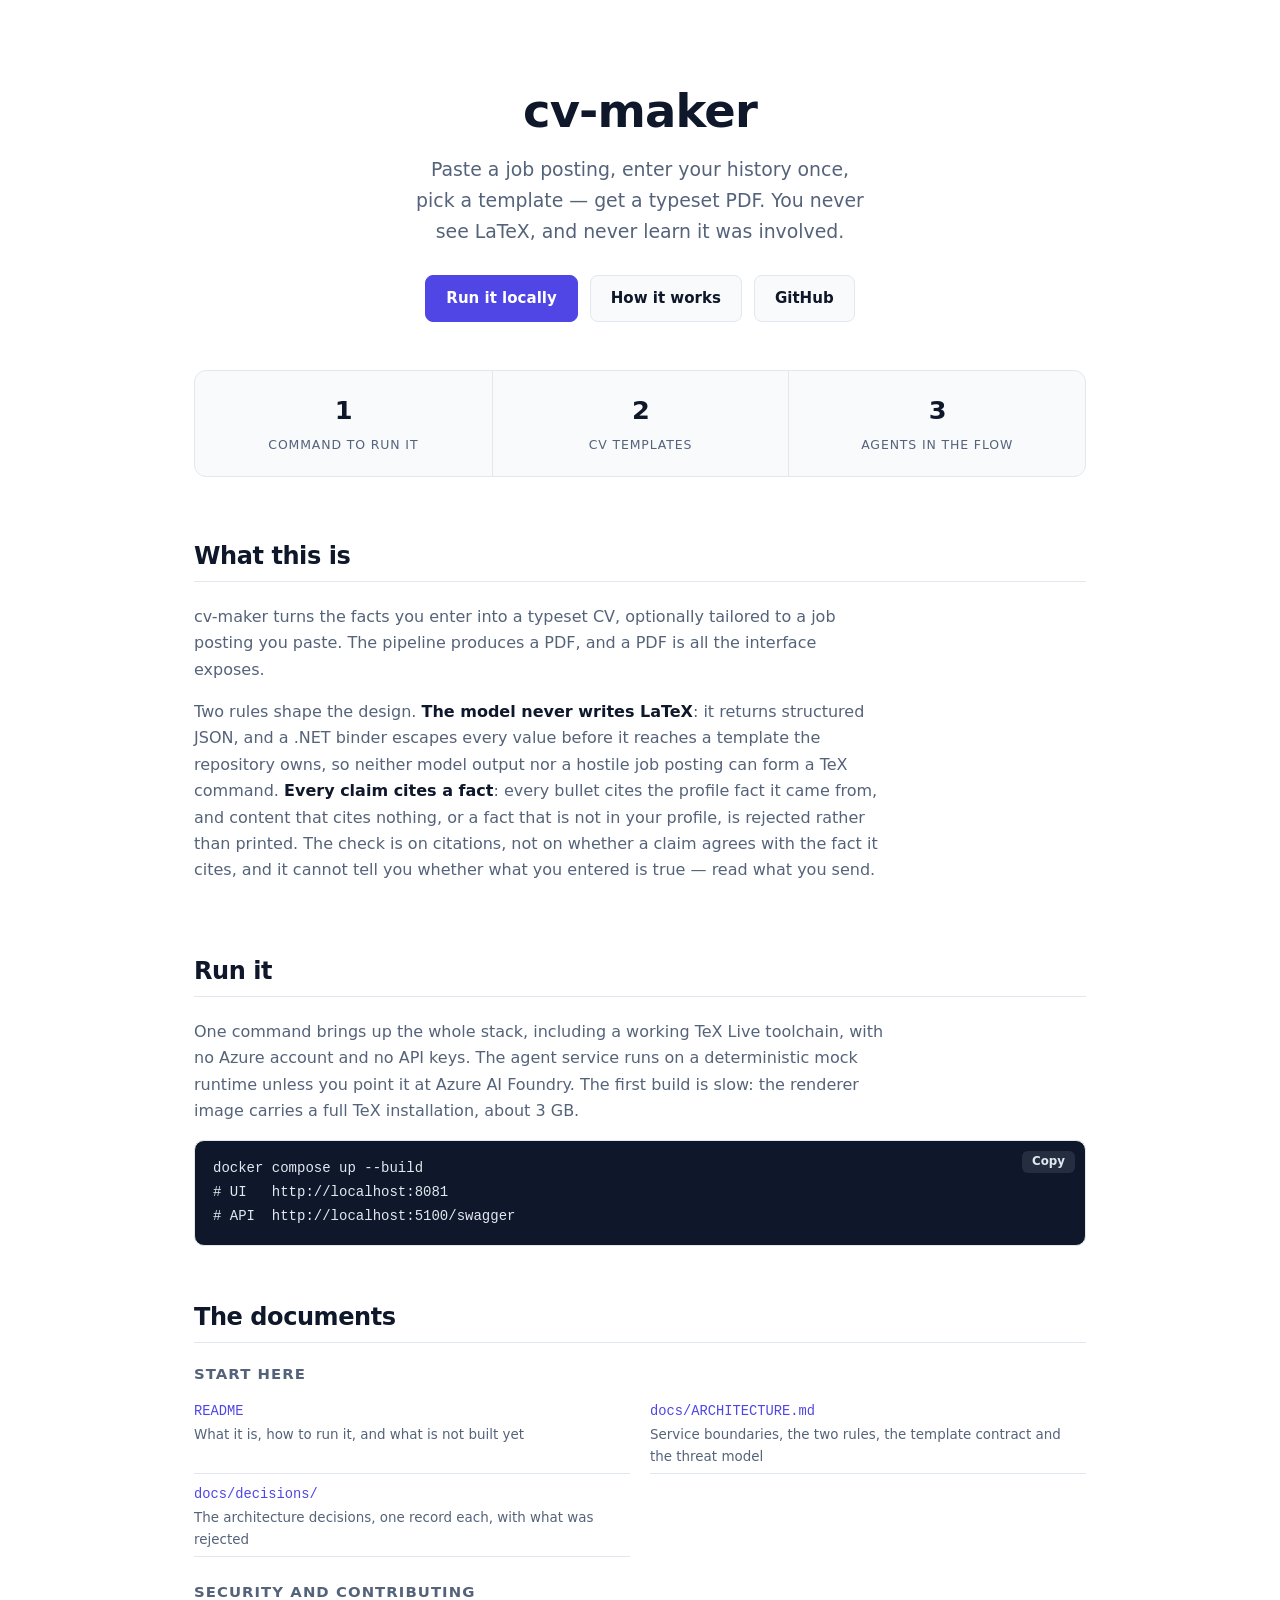
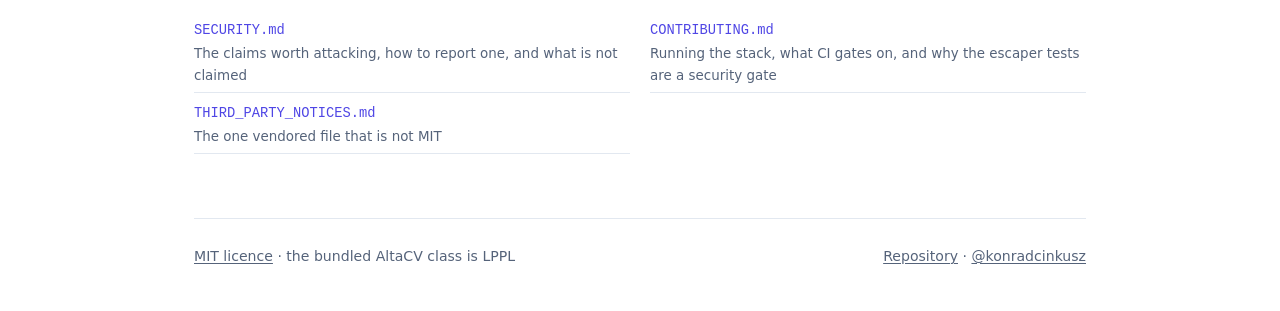
<file: docs/index.html>
<!doctype html>
<html lang="en">
<head>
<meta charset="utf-8">
<meta name="viewport" content="width=device-width, initial-scale=1">
<title>cv-maker — tailored CVs without the LaTeX</title>
<meta name="description" content="Tailored CVs as a web app: enter your history once, paste a job posting, get a typeset PDF. Every line cites a fact you entered; content that does not is rejected.">
<meta property="og:type" content="website">
<meta property="og:title" content="cv-maker">
<meta property="og:description" content="Tailored CVs as a web app: enter your history once, paste a job posting, get a typeset PDF. Every line cites a fact you entered; content that does not is rejected.">
<meta property="og:url" content="https://konradcinkusz.github.io/portfolio-maker/">
<style>
  /* Light is the base palette; every token is redefined for dark below, so no colour
     has its only definition inside a media query. */
  :root {
    --bg: #ffffff;
    --surface: #f8fafc;
    --surface-2: #f1f5f9;
    --border: #e2e8f0;
    --text: #0f172a;
    --muted: #55637a;
    --accent: #4f46e5;
    --accent-soft: #eef2ff;
    --key: #b45309;
    --code-bg: #0f172a;
    --code-text: #e2e8f0;
    --shadow: 0 1px 2px rgba(15, 23, 42, .06), 0 8px 24px -12px rgba(15, 23, 42, .18);
  }
  @media (prefers-color-scheme: dark) {
    :root {
      --bg: #0b1020;
      --surface: #121a2e;
      --surface-2: #172038;
      --border: #253150;
      --text: #e6edf3;
      --muted: #9fb0c9;
      --accent: #a5b4fc;
      --accent-soft: #1b2444;
      --key: #fbbf24;
      --code-bg: #060a16;
      --code-text: #dbe4f0;
      --shadow: 0 1px 2px rgba(0, 0, 0, .4), 0 12px 32px -14px rgba(0, 0, 0, .7);
    }
  }

  * { box-sizing: border-box; }
  html { -webkit-text-size-adjust: 100%; }
  body {
    margin: 0;
    background: var(--bg);
    color: var(--text);
    font: 16px/1.65 ui-sans-serif, system-ui, -apple-system, "Segoe UI", Roboto, "Helvetica Neue", Arial, sans-serif;
    -webkit-font-smoothing: antialiased;
  }
  .wrap { max-width: 940px; margin: 0 auto; padding: 0 24px; }
  a { color: var(--accent); text-decoration-thickness: 1px; text-underline-offset: 2px; }
  a:hover { text-decoration-thickness: 2px; }
  h1, h2, h3 { line-height: 1.25; letter-spacing: -.018em; margin: 0; }
  code, pre { font-family: ui-monospace, SFMono-Regular, "SF Mono", Menlo, Consolas, "Liberation Mono", monospace; }

  /* ---------------------------------------------------------------- hero */
  header { padding: 64px 0 8px; text-align: center; }
  header img { width: 96px; height: 96px; }
  /* The name is one long unbreakable-looking token, so the floor has to be small
     enough that a 390px phone does not scroll sideways to read the title. */
  h1 { font-size: clamp(1.55rem, 7vw, 2.9rem); margin: 18px 0 0; overflow-wrap: break-word; }
  .tagline {
    font-size: clamp(1.02rem, 2.4vw, 1.18rem);
    color: var(--muted);
    max-width: 34em;
    margin: 14px auto 0;
    text-wrap: balance;
  }
  .cta { display: flex; flex-wrap: wrap; gap: 12px; justify-content: center; margin: 28px 0 0; }
  .btn {
    display: inline-block;
    padding: 10px 20px;
    border-radius: 8px;
    border: 1px solid var(--border);
    font-weight: 600;
    font-size: .94rem;
    text-decoration: none;
    color: var(--text);
    background: var(--surface);
    transition: transform .12s ease, border-color .12s ease;
  }
  .btn:hover { transform: translateY(-1px); border-color: var(--accent); }
  .btn.primary { background: var(--accent); border-color: var(--accent); color: #fff; }
  @media (prefers-color-scheme: dark) { .btn.primary { color: #0b1020; } }

  /* --------------------------------------------------------------- stats */
  /* Flex rather than grid: tiles in a fixed-column grid can leave an empty cell, and
     with gap-as-divider that orphan renders as a stray grey block. Wrapping flex items
     simply grow to fill the row instead. */
  .stats {
    display: flex;
    flex-wrap: wrap;
    margin: 48px 0 0;
    background: var(--surface);
    border: 1px solid var(--border);
    border-radius: 12px;
    overflow: hidden;
  }
  .stat { flex: 1 1 104px; padding: 18px 10px; text-align: center; border-left: 1px solid var(--border); }
  .stat:first-child { border-left: 0; }
  .stat b { display: block; font-size: 1.6rem; letter-spacing: -.03em; }
  .stat span { font-size: .78rem; color: var(--muted); text-transform: uppercase; letter-spacing: .07em; }

  /* ------------------------------------------------------------ sections */
  section { padding: 56px 0 0; }
  section > h2 {
    font-size: 1.5rem;
    padding-bottom: 10px;
    border-bottom: 1px solid var(--border);
    margin-bottom: 22px;
  }
  section p { color: var(--muted); max-width: 68ch; }
  section p strong { color: var(--text); }

  /* --------------------------------------------------------------- code */
  .client { margin: 0 0 22px; }
  .client h3 { font-size: .93rem; text-transform: uppercase; letter-spacing: .07em; color: var(--muted); margin-bottom: 8px; }
  .code {
    position: relative;
    background: var(--code-bg);
    border: 1px solid var(--border);
    border-radius: 10px;
    overflow: hidden;
  }
  .code pre {
    margin: 0;
    padding: 16px 60px 16px 18px;
    overflow-x: auto;
    color: var(--code-text);
    font-size: .875rem;
    line-height: 1.7;
  }
  .code .prompt { color: #64748b; user-select: none; }
  .copy {
    position: absolute; top: 10px; right: 10px;
    background: rgba(148, 163, 184, .16);
    color: var(--code-text);
    border: 0; border-radius: 6px;
    padding: 5px 10px;
    font: 600 .74rem/1 ui-sans-serif, system-ui, sans-serif;
    cursor: pointer;
  }
  .copy:hover { background: rgba(148, 163, 184, .3); }

  /* --------------------------------------------------------------- cards */
  /* min(px, 100%) rather than a bare px floor: below ~320px the floor would exceed the
     available width and push the page into a horizontal scroll. */
  .cards { display: grid; grid-template-columns: repeat(auto-fit, minmax(min(268px, 100%), 1fr)); gap: 14px; }
  .card {
    background: var(--surface);
    border: 1px solid var(--border);
    border-radius: 12px;
    padding: 18px 20px;
    box-shadow: var(--shadow);
  }
  .card h3 { font-size: .95rem; font-family: ui-monospace, SFMono-Regular, Menlo, Consolas, monospace; }
  .card h3 .n { color: var(--accent); }
  .card .meta { font-size: .76rem; color: var(--muted); text-transform: uppercase; letter-spacing: .06em; margin: 6px 0 8px; }
  .card p { font-size: .9rem; margin: 0; color: var(--muted); }
  .card.first { border-color: var(--accent); }
  .card.first .meta { color: var(--key); font-weight: 700; }

  /* -------------------------------------------------------- doc link groups */
  .group { margin-bottom: 26px; }
  .group h3 { font-size: .93rem; text-transform: uppercase; letter-spacing: .07em; color: var(--muted); margin-bottom: 10px; }
  .group ul { list-style: none; margin: 0; padding: 0; display: grid; grid-template-columns: repeat(auto-fit, minmax(min(300px, 100%), 1fr)); gap: 2px 20px; }
  .group li { padding: 5px 0; border-bottom: 1px solid var(--border); font-size: .93rem; }
  .group li a { font-family: ui-monospace, SFMono-Regular, Menlo, Consolas, monospace; font-size: .86rem; text-decoration: none; }
  .group li a:hover { text-decoration: underline; }
  .group li em { display: block; font-style: normal; color: var(--muted); font-size: .84rem; }

  /* A wide table scrolls inside its own container so a narrow screen never pushes the
     whole page sideways. */
  .tablewrap { overflow-x: auto; border: 1px solid var(--border); border-radius: 10px; background: var(--surface); }
  table.skills { border-collapse: collapse; width: 100%; font-size: .9rem; }
  table.skills td { padding: 9px 14px; border-top: 1px solid var(--border); vertical-align: top; color: var(--muted); }
  table.skills td.cmd { font-family: ui-monospace, SFMono-Regular, Menlo, Consolas, monospace; font-size: .84rem; color: var(--accent); white-space: nowrap; }
  table.skills th.grp { text-align: left; padding: 15px 14px 7px; font-size: .74rem; font-weight: 600; text-transform: uppercase; letter-spacing: .07em; color: var(--muted); background: var(--surface-2); border-top: 1px solid var(--border); }
  table.skills tr:first-child th.grp { border-top: 0; }

  .note {
    background: var(--accent-soft);
    border: 1px solid var(--border);
    border-left: 3px solid var(--accent);
    border-radius: 8px;
    padding: 16px 20px;
    margin-top: 8px;
  }
  .note p { margin: 0; }
  .note p + p { margin-top: 10px; }

  footer {
    margin-top: 64px;
    padding: 26px 0 48px;
    border-top: 1px solid var(--border);
    font-size: .88rem;
    color: var(--muted);
    display: flex;
    flex-wrap: wrap;
    gap: 10px 20px;
    justify-content: space-between;
  }
  footer a { color: var(--muted); }
</style>
</head>
<body>
<div class="wrap">

  <header>
    <h1>cv-maker</h1>
    <p class="tagline">Paste a job posting, enter your history once, pick a template — get a typeset PDF. You never see LaTeX, and never learn it was involved.</p>
    <div class="cta">
      <a class="btn primary" href="https://github.com/konradcinkusz/portfolio-maker#run-it">Run it locally</a>
      <a class="btn" href="https://github.com/konradcinkusz/portfolio-maker/blob/main/docs/ARCHITECTURE.md">How it works</a>
      <a class="btn" href="https://github.com/konradcinkusz/portfolio-maker">GitHub</a>
    </div>

    <div class="stats">
      <div class="stat"><b>1</b><span>command to run it</span></div>
      <div class="stat"><b>2</b><span>CV templates</span></div>
      <div class="stat"><b>3</b><span>agents in the flow</span></div>
    </div>
  </header>

  <section id="what">
    <h2>What this is</h2>
    <p>cv-maker turns the facts you enter into a typeset CV, optionally tailored to a job posting you paste. The pipeline produces a PDF, and a PDF is all the interface exposes.</p>
    <p>Two rules shape the design. <strong>The model never writes LaTeX</strong>: it returns structured JSON, and a .NET binder escapes every value before it reaches a template the repository owns, so neither model output nor a hostile job posting can form a TeX command. <strong>Every claim cites a fact</strong>: every bullet cites the profile fact it came from, and content that cites nothing, or a fact that is not in your profile, is rejected rather than printed. The check is on citations, not on whether a claim agrees with the fact it cites, and it cannot tell you whether what you entered is true — read what you send.</p>
  </section>

  <section id="usage">
    <h2>Run it</h2>
    <p>One command brings up the whole stack, including a working TeX Live toolchain, with no Azure account and no API keys. The agent service runs on a deterministic mock runtime unless you point it at Azure AI Foundry. The first build is slow: the renderer image carries a full TeX installation, about 3&nbsp;GB.</p>

    <div class="code"><button class="copy" type="button">Copy</button><pre><code>docker compose up --build
# UI   http://localhost:8081
# API  http://localhost:5100/swagger</code></pre></div>
  </section>

  <section id="documents">
    <h2>The documents</h2>
    <div class="group">
      <h3>Start here</h3>
      <ul>
        <li><a href="https://github.com/konradcinkusz/portfolio-maker#readme">README</a><em>What it is, how to run it, and what is not built yet</em></li>
        <li><a href="https://github.com/konradcinkusz/portfolio-maker/blob/main/docs/ARCHITECTURE.md">docs/ARCHITECTURE.md</a><em>Service boundaries, the two rules, the template contract and the threat model</em></li>
        <li><a href="https://github.com/konradcinkusz/portfolio-maker/tree/main/docs/decisions">docs/decisions/</a><em>The architecture decisions, one record each, with what was rejected</em></li>
      </ul>
    </div>
    <div class="group">
      <h3>Security and contributing</h3>
      <ul>
        <li><a href="https://github.com/konradcinkusz/portfolio-maker/blob/main/SECURITY.md">SECURITY.md</a><em>The claims worth attacking, how to report one, and what is not claimed</em></li>
        <li><a href="https://github.com/konradcinkusz/portfolio-maker/blob/main/CONTRIBUTING.md">CONTRIBUTING.md</a><em>Running the stack, what CI gates on, and why the escaper tests are a security gate</em></li>
        <li><a href="https://github.com/konradcinkusz/portfolio-maker/blob/main/THIRD_PARTY_NOTICES.md">THIRD_PARTY_NOTICES.md</a><em>The one vendored file that is not MIT</em></li>
      </ul>
    </div>
  </section>

  <footer>
    <span><a href="https://github.com/konradcinkusz/portfolio-maker/blob/main/LICENSE">MIT licence</a> · the bundled AltaCV class is LPPL</span>
    <span>
      <a href="https://github.com/konradcinkusz/portfolio-maker">Repository</a> ·
      <a href="https://github.com/konradcinkusz">@konradcinkusz</a>
    </span>
  </footer>

</div>

<script>
  // Copy buttons. Progressive enhancement: without JS the snippet is still selectable, and
  // without a secure context navigator.clipboard is absent, so the button says so instead of
  // silently doing nothing.
  for (const button of document.querySelectorAll('.copy')) {
    button.addEventListener('click', async () => {
      const code = button.parentElement.querySelector('code').textContent;
      try {
        await navigator.clipboard.writeText(code);
        button.textContent = 'Copied';
      } catch {
        button.textContent = 'Press ⌘C';
      }
      setTimeout(() => { button.textContent = 'Copy'; }, 1600);
    });
  }
</script>
</body>
</html>
</file>
